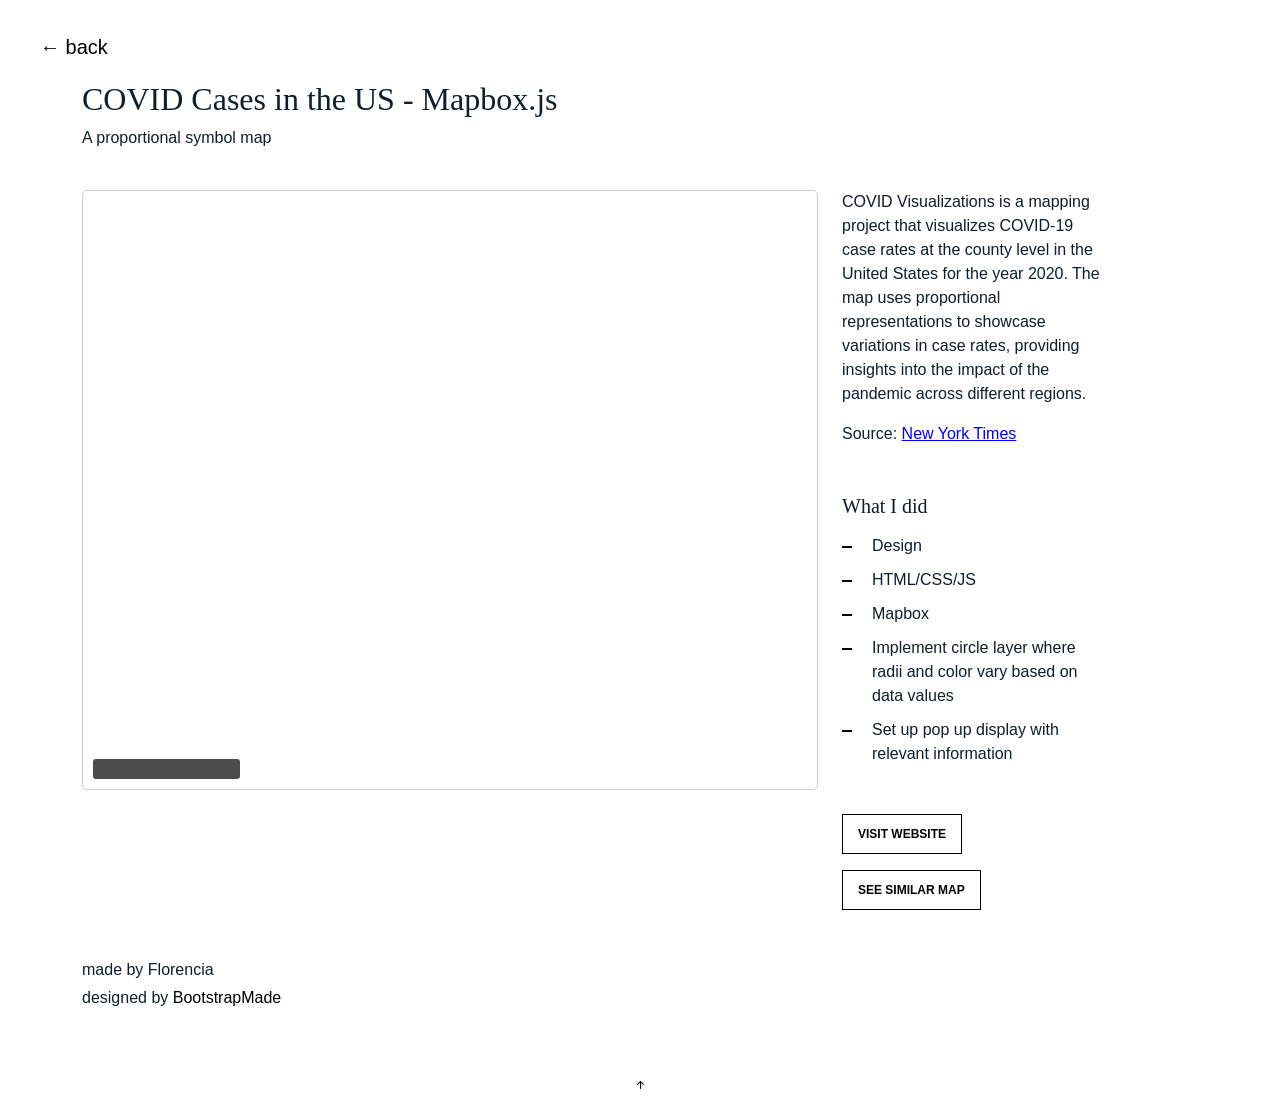
<file: covid.html>
<!DOCTYPE html>
<html lang="en">

<head>
  <meta charset="utf-8">
  <meta content="width=device-width, initial-scale=1.0" name="viewport">

  <title>covid - mapbox.js</title>
  <meta content="" name="description">
  <meta content="" name="keywords">

  <!-- Mapbox stuff -->
  <meta name="viewport" content="initial-scale=1,maximum-scale=1,user-scalable=no">
    <link href="https://fonts.googleapis.com/css2?family=Open+Sans&display=swap" rel="stylesheet">
    <link href="https://api.mapbox.com/mapbox-gl-js/v2.8.1/mapbox-gl.css" rel="stylesheet">
    <script src="https://api.mapbox.com/mapbox-gl-js/v2.8.1/mapbox-gl.js"></script>

  <!-- Favicons -->
  <link href="assets/img/favicon.png" rel="icon">
  <link href="assets/img/apple-touch-icon.png" rel="apple-touch-icon">

  <!-- Google Fonts -->
  <link href="https://fonts.googleapis.com/css?family=https://fonts.googleapis.com/css?family=Inconsolata:400,500,600,700|Raleway:400,400i,500,500i,600,600i,700,700i" rel="stylesheet">

  <!-- Vendor CSS Files -->
  <link href="assets/vendor/aos/aos.css" rel="stylesheet">
  <link href="assets/vendor/bootstrap/css/bootstrap.min.css" rel="stylesheet">
  <link href="assets/vendor/bootstrap-icons/bootstrap-icons.css" rel="stylesheet">
  <link href="assets/vendor/swiper/swiper-bundle.min.css" rel="stylesheet">

  <!-- Template Main CSS File -->
  <link href="assets/css/style.css" rel="stylesheet">

  <!-- Mapbox CSS -->
  <style>
    /* CSS styles for the Mapbox map */
    #map {
      width: 100%;
      height: 100%;
    }

    #legend {
      position: absolute;
      bottom: 10px; /* Adjust top position as needed */
      left: 10px; /* Adjust left position as needed */
      width: 20%;
      max-width: 150px; /* Adjust width as needed */
      background-color: rgba(0, 0, 0, 0.7);
      border-radius: 3px;
      padding: 10px;
      text-align: center;
      font-family: Arial, Helvetica, sans-serif;
      font-size: 10px;
      z-index: 1; /* Ensure legend appears above the map */
    }

    .break {
        position: relative;
        margin: 0px;
        padding: 0px;
    }

    .dot {
        display: inline-block;
        margin-top: 5px;
        border-radius: 50%;
        opacity: 0.6;
        margin-right: 5px;
    }

    .dot-label {
      vertical-align: middle;
    }

    a {
        color: black
    }

    #title {
        position: absolute;
        top: 0;
        left: 0;
        margin-top: 20px;
        margin-left: 20px;
        font-family: 'Open Sans', sans-serif;
        font-size: 25pt;
        color: white
    }

    #subtitle {
        position: absolute;
        top: 0;
        left: 0;
        margin-top: 70px;
        margin-left: 190px;
        font-family: 'Open Sans', sans-serif;
        font-size: 15pt;
        color: white
    }
    
</style>

  <!-- =======================================================
  * Template Name: MyPortfolio
  * Template URL: https://bootstrapmade.com/myportfolio-bootstrap-portfolio-website-template/
  * Updated: Mar 17 2024 with Bootstrap v5.3.3
  * Author: BootstrapMade.com
  * License: https://bootstrapmade.com/license/
  ======================================================== -->
</head>

<body>

  <!-- ======= Navbar ======= -->
  <div class="back-button">
    <a href="index.html">&#x2190; back</a>
  </div>


  <main id="main">

    <section class="section">
      <div class="container">
        <div class="row mb-4 align-items-center">
          <div class="col-md-6" data-aos="fade-up">
            <h2>COVID Cases in the US - Mapbox.js</h2>
            <p>A proportional symbol map</p>
          </div>
        </div>
      </div>

      <div class="site-section pb-0">
        <div class="container">
          <div class="row align-items-stretch">
            <div class="col-md-8" data-aos="fade-up">
              <div class="map-container">
                <!-- Mapbox -->
                <div id="map"></div>
                <div id="legend"></div>
                <script>
                  mapboxgl.accessToken =
                      'pk.eyJ1IjoiamFrb2J6aGFvIiwiYSI6ImNpcms2YWsyMzAwMmtmbG5icTFxZ3ZkdncifQ.P9MBej1xacybKcDN_jehvw';
                  let map = new mapboxgl.Map({
                      container: 'map', // container ID
                      style: 'mapbox://styles/mapbox/dark-v10',
                      zoom: 3.5, // starting zoom
                      minZoom: 2, // minimum zoom level of the map
                      center: [-98, 39] // starting center
                  });
                  const grades = [100, 5000, 15000, 20000, 30000, 50000];
                  const colors = [
                      'rgb(255, 255, 204)', // Light yellow
                      'rgb(255, 255, 102)', // Yellow
                      'rgb(255, 204, 51)', // Yellow-orange
                      'rgb(255, 153, 51)', // Orange
                      'rgb(255, 102, 0)', // Orange-red
                      'rgb(255, 51, 51)' // Red
                  ];
                  const radii = [1, 2, 6, 8, 12, 20];
              
                  // Set Albers projection
                  map.setProjection({
                      name: 'albers',
                      center: [-98, 39], // Center coordinates for your desired view
                      parallels: [29.5, 45] // Specify the parallels
                  });
              
                  //load data to the map as new layers.
                  //map.on('load', function loadingData() {
                  map.on('load', () => { //simplifying the function statement: arrow with brackets to define a function
                      // when loading a geojson, there are two steps
                      // add a source of the data and then add the layer out of the source
                      map.addSource('count', {
                          type: 'geojson',
                          data: 'assets/covidCounts.json'
                      });
                      map.addLayer({
                          'id': 'count-point',
                          'type': 'circle',
                          'source': 'count',
                          'paint': {
                              // increase the radii of the circle as the zoom level and dbh value increases
                              'circle-radius': {
                                  'property': 'cases',
                                  'stops': [
                                      [grades[0], radii[0]],
                                      [grades[1], radii[1]],
                                      [grades[2], radii[2]],
                                      [grades[3], radii[3]],
                                      [grades[4], radii[4]],
                                      [grades[5], radii[5]],
                                  ]
                              },
                              'circle-color': {
                                  'property': 'cases',
                                  'stops': [
                                      [grades[0], colors[0]],
                                      [grades[1], colors[1]],
                                      [grades[2], colors[2]],
                                      [grades[3], colors[3]],
                                      [grades[4], colors[4]],
                                      [grades[5], colors[5]]
                                  ]
                              },
                              'circle-stroke-color': 'white',
                              'circle-stroke-width': 0.3,
                              'circle-opacity': 0.6
                          }
                      });
                      // click on tree to view counts in a popup
                      map.on('click', 'count-point', (event) => {
                        const county = event.features[0].properties.county;
                        const cases = event.features[0].properties.cases;
                        new mapboxgl.Popup()
                            .setLngLat(event.features[0].geometry.coordinates)
                            .setHTML(`<strong>${county} County</strong><br>Cases: ${cases}`)
                            .addTo(map);
                    });
                  });
                  // create legend
                  const legend = document.getElementById('legend');
                  //set up legend grades and labels
                  var labels = ['<strong><span style="color: white;">Cases</span></strong>'],
                      vbreak;
                  //iterate through grades and create a scaled circle and label for each
                  for (var i = 0; i < grades.length; i++) {
                      vbreak = grades[i];
                      // you need to manually adjust the radius of each dot on the legend 
                      // in order to make sure the legend can be properly referred to the dot on the map.
                      dot_radii = 2 * radii[i];
                      labels.push(
                          '<p class="break"><i class="dot" style="background:' + colors[i] + '; width: ' + dot_radii +
                          'px; height: ' +
                          dot_radii + 'px; "></i> <span class="dot-label" style="top: ' + dot_radii / 2 + 'px; color: white;">' + vbreak +
                          '</span></p>');
                  }
                  legend.innerHTML = labels.join('');
              </script>
              
              </div>
            </div>
            <div class="col-md-3 ml-auto" data-aos="fade-up" data-aos-delay="100">
              <div class="sticky-content">
                <div class="mb-5">
                  <p>COVID Visualizations is a mapping project that visualizes COVID-19 case rates at the county level 
                    in the United States for the year 2020. The map uses proportional representations to showcase variations in case rates,
                     providing insights into the impact of the pandemic across different regions. </p>
                  <p>Source: <a href="https://github.com/nytimes/covid-19-data/blob/43d32dde2f87bd4dafbb7d23f5d9e878124018b8/live/us-counties.csv" target="_blank" style="color: blue; text-decoration: underline;">New York Times</a></p>

                </div>

                <h4 class="h3 mb-3">What I did</h4>
                <ul class="list-unstyled list-line mb-5">
                  <li>Design</li>
                  <li>HTML/CSS/JS</li>
                  <li>Mapbox</li>
                  <li>Implement circle layer where radii and color vary based on data values</li>
                  <li>Set up pop up display with relevant information</li>
                </ul>

                <p><a href="https://eazebra.github.io/COVID-Visualizations/map1/map1.html" class="readmore">visit website</a></p>
                <p><a href="https://eazebra.github.io/COVID-Visualizations/map2/map2.html" class="readmore">see similar map</a></p>
              </div>
            </div>
          </div>
        </div>
    </section>

  </main><!-- End #main -->

  <!-- ======= Footer ======= -->
  <footer class="footer" role="contentinfo">
    <div class="container">
      <div class="row">
        <div class="col-sm-6">
          <p class="mb-1">made by Florencia</p>
          <div class="credits">
            <!--
            All the links in the footer should remain intact.
            You can delete the links only if you purchased the pro version.
            Licensing information: https://bootstrapmade.com/license/
            Purchase the pro version with working PHP/AJAX contact form: https://bootstrapmade.com/buy/?theme=MyPortfolio
          -->
            designed by <a href="https://bootstrapmade.com/">BootstrapMade</a>
          </div>
        </div>
        <div class="col-sm-6 social text-md-end">
        </div>
      </div>
    </div>
  </footer>

  <a href="#" class="back-to-top d-flex align-items-center justify-content-center"><i class="bi bi-arrow-up-short"></i></a>

  <!-- Vendor JS Files -->
  <script src="assets/vendor/aos/aos.js"></script>
  <script src="assets/vendor/bootstrap/js/bootstrap.bundle.min.js"></script>
  <script src="assets/vendor/isotope-layout/isotope.pkgd.min.js"></script>
  <script src="assets/vendor/swiper/swiper-bundle.min.js"></script>
  <script src="assets/vendor/php-email-form/validate.js"></script>

  <!-- Template Main JS File -->
  <script src="assets/js/main.js"></script>

</body>

</html>
</file>
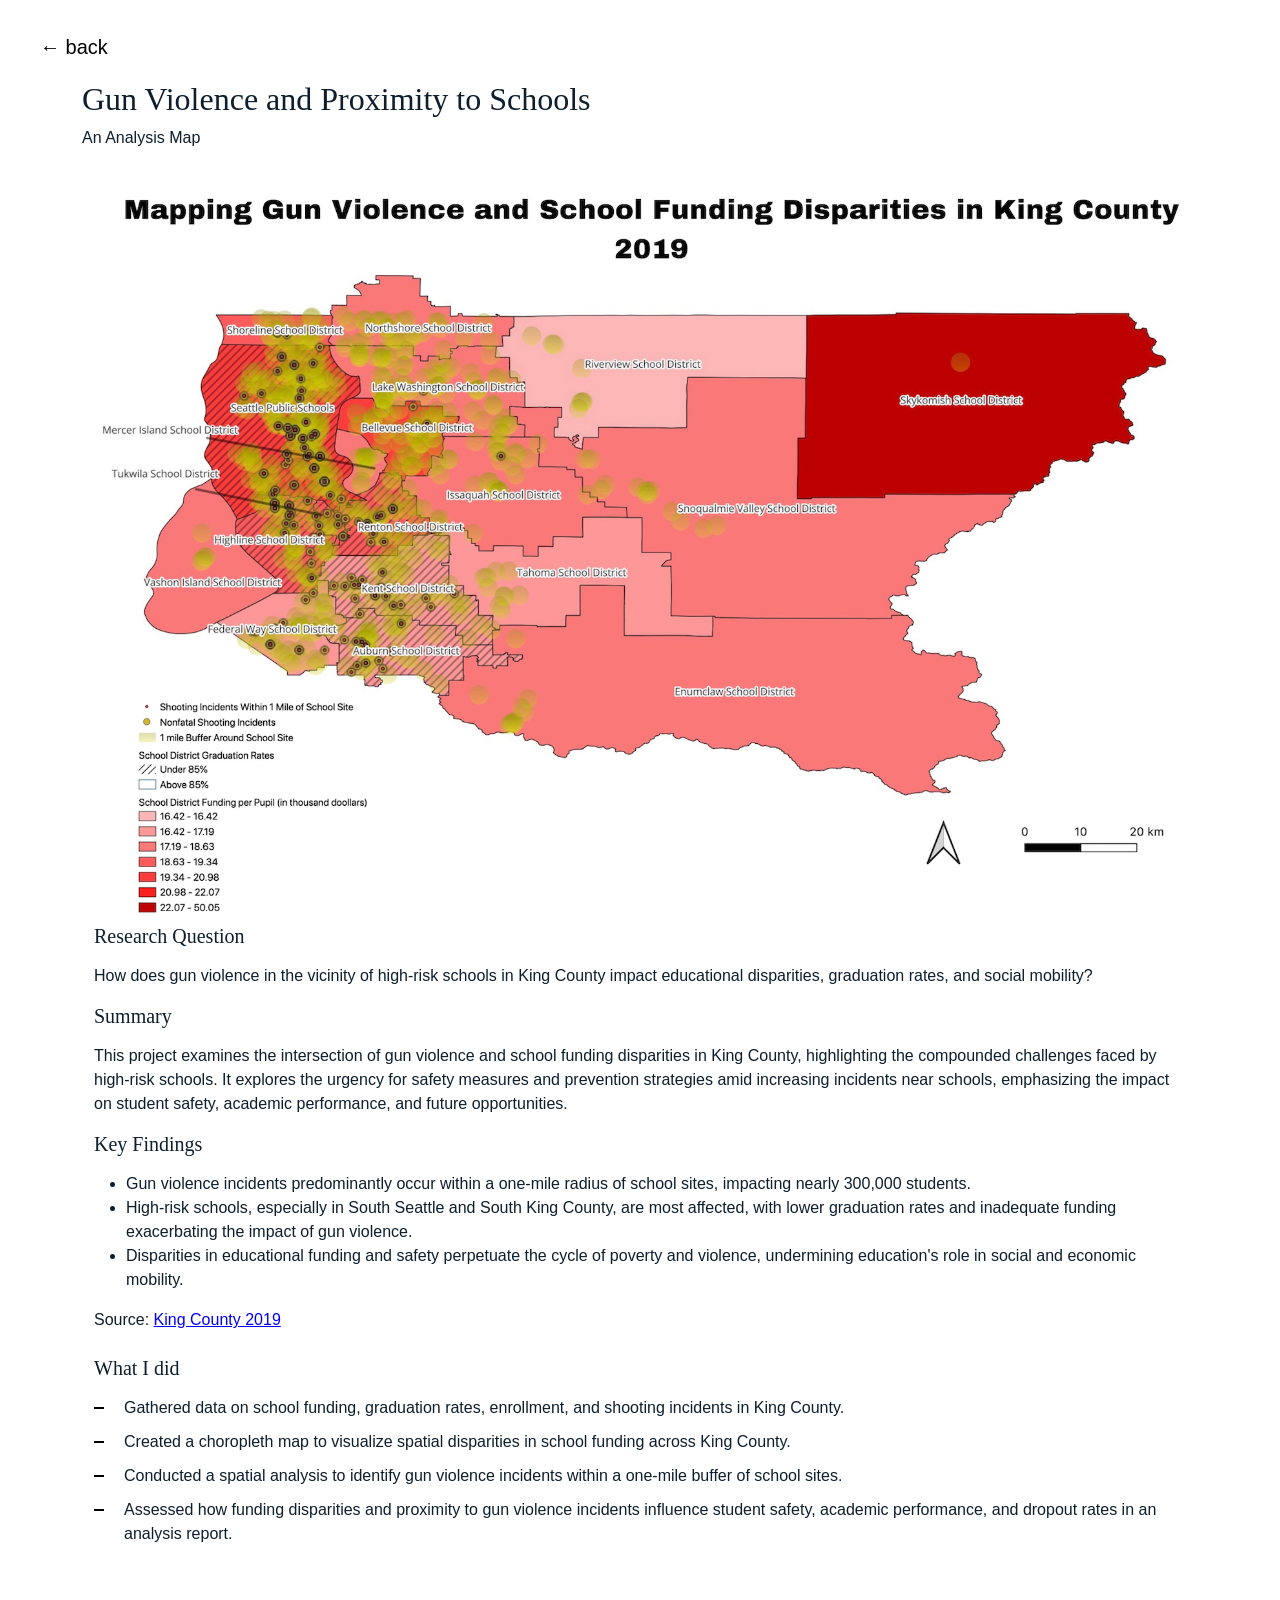
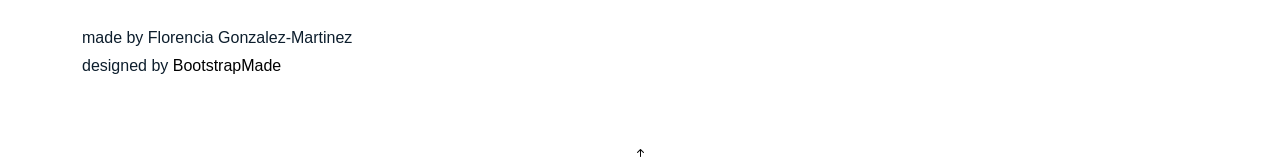
<file: gunv.html>
<!DOCTYPE html>
<html lang="en">

<head>
  <meta charset="utf-8">
  <meta content="width=device-width, initial-scale=1.0" name="viewport">

  <title>covid - mapbox.js</title>
  <meta content="" name="description">
  <meta content="" name="keywords">

  <!-- Mapbox stuff -->
  <meta name="viewport" content="initial-scale=1,maximum-scale=1,user-scalable=no">
    <link href="https://fonts.googleapis.com/css2?family=Open+Sans&display=swap" rel="stylesheet">
    <link href="https://api.mapbox.com/mapbox-gl-js/v2.8.1/mapbox-gl.css" rel="stylesheet">
    <script src="https://api.mapbox.com/mapbox-gl-js/v2.8.1/mapbox-gl.js"></script>

  <!-- Favicons -->
  <link href="assets/img/favicon.png" rel="icon">
  <link href="assets/img/apple-touch-icon.png" rel="apple-touch-icon">

  <!-- Google Fonts -->
  <link href="https://fonts.googleapis.com/css?family=https://fonts.googleapis.com/css?family=Inconsolata:400,500,600,700|Raleway:400,400i,500,500i,600,600i,700,700i" rel="stylesheet">

  <!-- Vendor CSS Files -->
  <link href="assets/vendor/aos/aos.css" rel="stylesheet">
  <link href="assets/vendor/bootstrap/css/bootstrap.min.css" rel="stylesheet">
  <link href="assets/vendor/bootstrap-icons/bootstrap-icons.css" rel="stylesheet">
  <link href="assets/vendor/swiper/swiper-bundle.min.css" rel="stylesheet">

  <!-- Template Main CSS File -->
  <link href="assets/css/style.css" rel="stylesheet">

  <!-- Mapbox CSS -->
  <style>
    /* CSS styles for the Mapbox map */
    #map {
      width: 100%;
      height: 100%;
    }

    #legend {
      position: absolute;
      bottom: 10px; /* Adjust top position as needed */
      left: 10px; /* Adjust left position as needed */
      width: 20%;
      max-width: 150px; /* Adjust width as needed */
      background-color: rgba(0, 0, 0, 0.7);
      border-radius: 3px;
      padding: 10px;
      text-align: center;
      font-family: Arial, Helvetica, sans-serif;
      font-size: 10px;
      z-index: 1; /* Ensure legend appears above the map */
    }

    .break {
        position: relative;
        margin: 0px;
        padding: 0px;
    }

    .dot {
        display: inline-block;
        margin-top: 5px;
        border-radius: 50%;
        opacity: 0.6;
        margin-right: 5px;
    }

    .dot-label {
      vertical-align: middle;
    }

    a {
        color: black
    }

    #title {
        position: absolute;
        top: 0;
        left: 0;
        margin-top: 20px;
        margin-left: 20px;
        font-family: 'Open Sans', sans-serif;
        font-size: 25pt;
        color: white
    }

    #subtitle {
        position: absolute;
        top: 0;
        left: 0;
        margin-top: 70px;
        margin-left: 190px;
        font-family: 'Open Sans', sans-serif;
        font-size: 15pt;
        color: white
    }
    
</style>

  <!-- =======================================================
  * Template Name: MyPortfolio
  * Template URL: https://bootstrapmade.com/myportfolio-bootstrap-portfolio-website-template/
  * Updated: Mar 17 2024 with Bootstrap v5.3.3
  * Author: BootstrapMade.com
  * License: https://bootstrapmade.com/license/
  ======================================================== -->
</head>

<body>

  <!-- ======= Navbar ======= -->
  <div class="back-button">
    <a href="index.html">&#x2190; back</a>
  </div>


  <main id="main">
    <section class="section">
        <div class="container">
            <div class="row mb-4 align-items-center">
                <div class="col-md-6" data-aos="fade-up">
                    <h2>Gun Violence and Proximity to Schools</h2>
                    <p>An Analysis Map</p>
                </div>
            </div>

            <div class="site-section pb-0">
                <div class="container">
                    <div class="row align-items-stretch">
                        <!-- Image container now takes full width -->
                        <div class="col-12" data-aos="fade-up" style="margin-top: -5px;">
                            <div class="image-container">
                                <img src="assets/img/gun-rect.png" alt="Descriptive Text for Image" style="width: 100%; height: auto;">
                            </div>
                        </div>
                        <!-- Text content now positioned under the image -->
                        <div class="col-12" data-aos="fade-up" data-aos-delay="100">
                            <div class="sticky-content">
                                <div class="mb-4">
                                    <h4 class="h3 mb-3">Research Question</h4>
                                    <p>How does gun violence in the vicinity of high-risk schools in King County impact educational disparities, graduation rates, and social mobility?</p>
                                    <h4 class="h3 mb-3">Summary</h4>
                                    <p>This project examines the intersection of gun violence and school funding disparities in King County, highlighting the compounded challenges faced by high-risk schools. It explores the urgency for safety measures and prevention strategies amid increasing incidents near schools, emphasizing the impact on student safety, academic performance, and future opportunities.</p>
                                    <h4 class="h3 mb-3">Key Findings</h4>
                                    <ul>
                                        <li>Gun violence incidents predominantly occur within a one-mile radius of school sites, impacting nearly 300,000 students.</li>
                                        <li>High-risk schools, especially in South Seattle and South King County, are most affected, with lower graduation rates and inadequate funding exacerbating the impact of gun violence.</li>
                                        <li>Disparities in educational funding and safety perpetuate the cycle of poverty and violence, undermining education's role in social and economic mobility.</li>
                                    </ul>
                                
                                    
                                    <p>Source: <a href="https://kingcounty.gov/~/media/depts/prosecutor/documents/2020/2019_Shots_Fired_Report.ashx?la=en" target="_blank" style="color: blue; text-decoration: underline;">King County 2019</a></p>
                                </div>
                        
                                <h4 class="h3 mb-3">What I did</h4>
                                <ul class="list-unstyled list-line mb-5">
                                    <li>Gathered data on school funding, graduation rates, enrollment, and shooting incidents in King County.</li>
                                    <li>Created a choropleth map to visualize spatial disparities in school funding across King County.</li>
                                    <li>Conducted a spatial analysis to identify gun violence incidents within a one-mile buffer of school sites.</li>
                                    <li>Assessed how funding disparities and proximity to gun violence incidents influence student safety, academic performance, and dropout rates in an analysis report.</li>
                                </ul>
                        

                            </div>
                        </div>
                        
                    </div>
                </div>
            </div>
            
        </div>
    </section>
</main>



  <!-- ======= Footer ======= -->
  <footer class="footer" role="contentinfo">
    <div class="container">
      <div class="row">
        <div class="col-sm-6">
          <p class="mb-1">made by Florencia Gonzalez-Martinez</p>
          <div class="credits">
            <!--
            All the links in the footer should remain intact.
            You can delete the links only if you purchased the pro version.
            Licensing information: https://bootstrapmade.com/license/
            Purchase the pro version with working PHP/AJAX contact form: https://bootstrapmade.com/buy/?theme=MyPortfolio
          -->
            designed by <a href="https://bootstrapmade.com/">BootstrapMade</a>
          </div>
        </div>
        <div class="col-sm-6 social text-md-end">
        </div>
      </div>
    </div>
  </footer>

  <a href="#" class="back-to-top d-flex align-items-center justify-content-center"><i class="bi bi-arrow-up-short"></i></a>

  <!-- Vendor JS Files -->
  <script src="assets/vendor/aos/aos.js"></script>
  <script src="assets/vendor/bootstrap/js/bootstrap.bundle.min.js"></script>
  <script src="assets/vendor/isotope-layout/isotope.pkgd.min.js"></script>
  <script src="assets/vendor/swiper/swiper-bundle.min.js"></script>
  <script src="assets/vendor/php-email-form/validate.js"></script>

  <!-- Template Main JS File -->
  <script src="assets/js/main.js"></script>

</body>

</html>
</file>
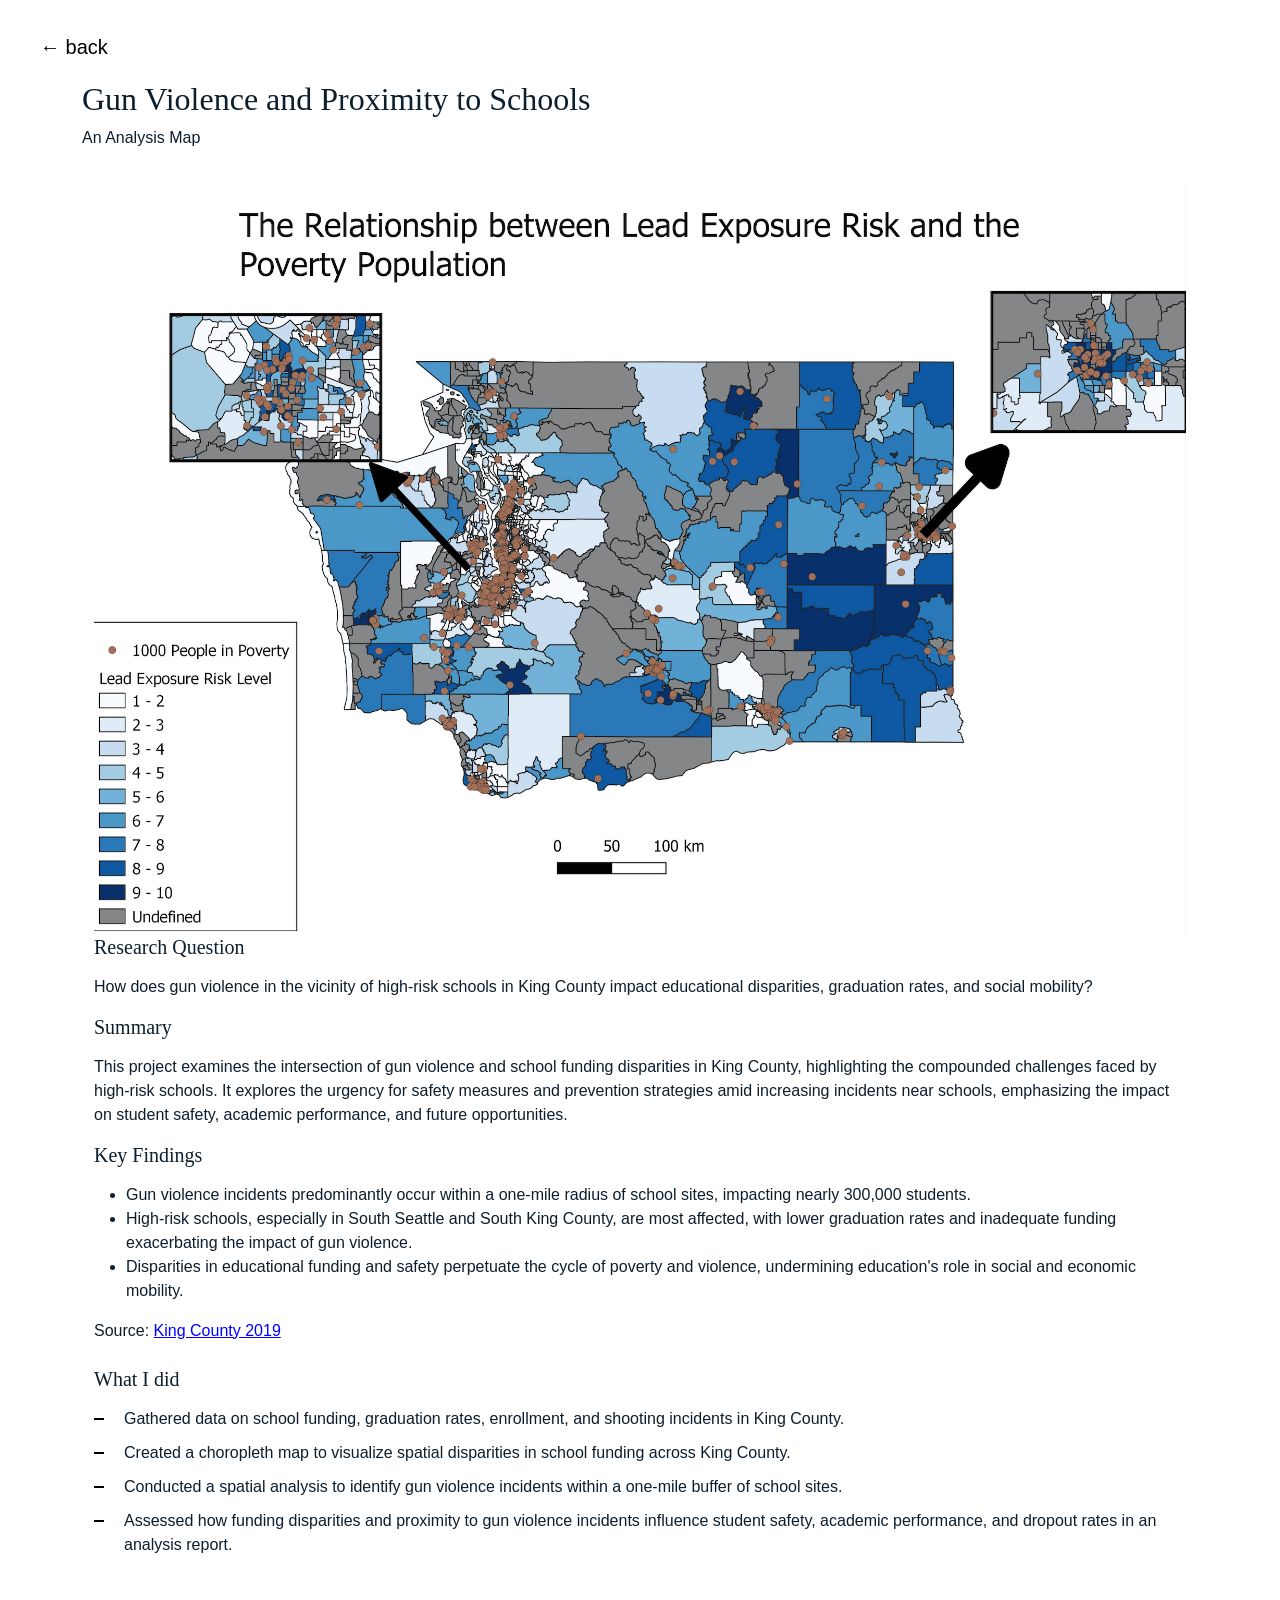
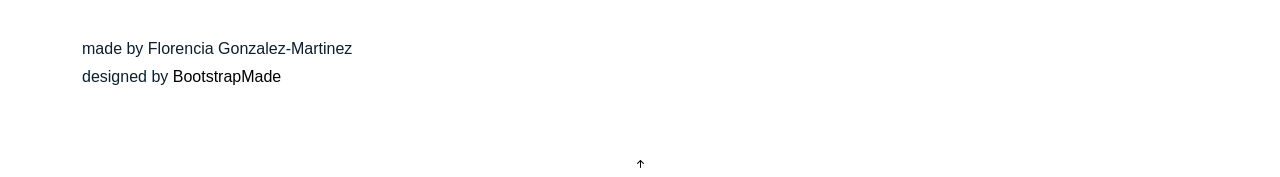
<file: lead.html>
<!DOCTYPE html>
<html lang="en">

<head>
  <meta charset="utf-8">
  <meta content="width=device-width, initial-scale=1.0" name="viewport">

  <title>covid - mapbox.js</title>
  <meta content="" name="description">
  <meta content="" name="keywords">

  <!-- Mapbox stuff -->
  <meta name="viewport" content="initial-scale=1,maximum-scale=1,user-scalable=no">
    <link href="https://fonts.googleapis.com/css2?family=Open+Sans&display=swap" rel="stylesheet">
    <link href="https://api.mapbox.com/mapbox-gl-js/v2.8.1/mapbox-gl.css" rel="stylesheet">
    <script src="https://api.mapbox.com/mapbox-gl-js/v2.8.1/mapbox-gl.js"></script>

  <!-- Favicons -->
  <link href="assets/img/favicon.png" rel="icon">
  <link href="assets/img/apple-touch-icon.png" rel="apple-touch-icon">

  <!-- Google Fonts -->
  <link href="https://fonts.googleapis.com/css?family=https://fonts.googleapis.com/css?family=Inconsolata:400,500,600,700|Raleway:400,400i,500,500i,600,600i,700,700i" rel="stylesheet">

  <!-- Vendor CSS Files -->
  <link href="assets/vendor/aos/aos.css" rel="stylesheet">
  <link href="assets/vendor/bootstrap/css/bootstrap.min.css" rel="stylesheet">
  <link href="assets/vendor/bootstrap-icons/bootstrap-icons.css" rel="stylesheet">
  <link href="assets/vendor/swiper/swiper-bundle.min.css" rel="stylesheet">

  <!-- Template Main CSS File -->
  <link href="assets/css/style.css" rel="stylesheet">

  <!-- Mapbox CSS -->
  <style>
    /* CSS styles for the Mapbox map */
    #map {
      width: 100%;
      height: 100%;
    }

    #legend {
      position: absolute;
      bottom: 10px; /* Adjust top position as needed */
      left: 10px; /* Adjust left position as needed */
      width: 20%;
      max-width: 150px; /* Adjust width as needed */
      background-color: rgba(0, 0, 0, 0.7);
      border-radius: 3px;
      padding: 10px;
      text-align: center;
      font-family: Arial, Helvetica, sans-serif;
      font-size: 10px;
      z-index: 1; /* Ensure legend appears above the map */
    }

    .break {
        position: relative;
        margin: 0px;
        padding: 0px;
    }

    .dot {
        display: inline-block;
        margin-top: 5px;
        border-radius: 50%;
        opacity: 0.6;
        margin-right: 5px;
    }

    .dot-label {
      vertical-align: middle;
    }

    a {
        color: black
    }

    #title {
        position: absolute;
        top: 0;
        left: 0;
        margin-top: 20px;
        margin-left: 20px;
        font-family: 'Open Sans', sans-serif;
        font-size: 25pt;
        color: white
    }

    #subtitle {
        position: absolute;
        top: 0;
        left: 0;
        margin-top: 70px;
        margin-left: 190px;
        font-family: 'Open Sans', sans-serif;
        font-size: 15pt;
        color: white
    }
    
</style>

  <!-- =======================================================
  * Template Name: MyPortfolio
  * Template URL: https://bootstrapmade.com/myportfolio-bootstrap-portfolio-website-template/
  * Updated: Mar 17 2024 with Bootstrap v5.3.3
  * Author: BootstrapMade.com
  * License: https://bootstrapmade.com/license/
  ======================================================== -->
</head>

<body>

  <!-- ======= Navbar ======= -->
  <div class="back-button">
    <a href="index.html">&#x2190; back</a>
  </div>


  <main id="main">
    <section class="section">
        <div class="container">
            <div class="row mb-4 align-items-center">
                <div class="col-md-6" data-aos="fade-up">
                    <h2>Gun Violence and Proximity to Schools</h2>
                    <p>An Analysis Map</p>
                </div>
            </div>

            <div class="site-section pb-0">
                <div class="container">
                    <div class="row align-items-stretch">
                        <!-- Image container now takes full width -->
                        <div class="col-12" data-aos="fade-up" style="margin-top: -5px;">
                            <div class="image-container">
                                <img src="assets/img/lead-rect.png" alt="Descriptive Text for Image" style="width: 100%; height: auto;">
                            </div>
                        </div>
                        <!-- Text content now positioned under the image -->
                        <div class="col-12" data-aos="fade-up" data-aos-delay="100">
                            <div class="sticky-content">
                                <div class="mb-4">
                                    <h4 class="h3 mb-3">Research Question</h4>
                                    <p>How does gun violence in the vicinity of high-risk schools in King County impact educational disparities, graduation rates, and social mobility?</p>
                                    <h4 class="h3 mb-3">Summary</h4>
                                    <p>This project examines the intersection of gun violence and school funding disparities in King County, highlighting the compounded challenges faced by high-risk schools. It explores the urgency for safety measures and prevention strategies amid increasing incidents near schools, emphasizing the impact on student safety, academic performance, and future opportunities.</p>
                                    <h4 class="h3 mb-3">Key Findings</h4>
                                    <ul>
                                        <li>Gun violence incidents predominantly occur within a one-mile radius of school sites, impacting nearly 300,000 students.</li>
                                        <li>High-risk schools, especially in South Seattle and South King County, are most affected, with lower graduation rates and inadequate funding exacerbating the impact of gun violence.</li>
                                        <li>Disparities in educational funding and safety perpetuate the cycle of poverty and violence, undermining education's role in social and economic mobility.</li>
                                    </ul>
                                
                                    
                                    <p>Source: <a href="https://kingcounty.gov/~/media/depts/prosecutor/documents/2020/2019_Shots_Fired_Report.ashx?la=en" target="_blank" style="color: blue; text-decoration: underline;">King County 2019</a></p>
                                </div>
                        
                                <h4 class="h3 mb-3">What I did</h4>
                                <ul class="list-unstyled list-line mb-5">
                                    <li>Gathered data on school funding, graduation rates, enrollment, and shooting incidents in King County.</li>
                                    <li>Created a choropleth map to visualize spatial disparities in school funding across King County.</li>
                                    <li>Conducted a spatial analysis to identify gun violence incidents within a one-mile buffer of school sites.</li>
                                    <li>Assessed how funding disparities and proximity to gun violence incidents influence student safety, academic performance, and dropout rates in an analysis report.</li>
                                </ul>
                        

                            </div>
                        </div>
                        
                    </div>
                </div>
            </div>
            
        </div>
    </section>
</main>



  <!-- ======= Footer ======= -->
  <footer class="footer" role="contentinfo">
    <div class="container">
      <div class="row">
        <div class="col-sm-6">
          <p class="mb-1">made by Florencia Gonzalez-Martinez</p>
          <div class="credits">
            <!--
            All the links in the footer should remain intact.
            You can delete the links only if you purchased the pro version.
            Licensing information: https://bootstrapmade.com/license/
            Purchase the pro version with working PHP/AJAX contact form: https://bootstrapmade.com/buy/?theme=MyPortfolio
          -->
            designed by <a href="https://bootstrapmade.com/">BootstrapMade</a>
          </div>
        </div>
        <div class="col-sm-6 social text-md-end">
        </div>
      </div>
    </div>
  </footer>

  <a href="#" class="back-to-top d-flex align-items-center justify-content-center"><i class="bi bi-arrow-up-short"></i></a>

  <!-- Vendor JS Files -->
  <script src="assets/vendor/aos/aos.js"></script>
  <script src="assets/vendor/bootstrap/js/bootstrap.bundle.min.js"></script>
  <script src="assets/vendor/isotope-layout/isotope.pkgd.min.js"></script>
  <script src="assets/vendor/swiper/swiper-bundle.min.js"></script>
  <script src="assets/vendor/php-email-form/validate.js"></script>

  <!-- Template Main JS File -->
  <script src="assets/js/main.js"></script>

</body>

</html>
</file>
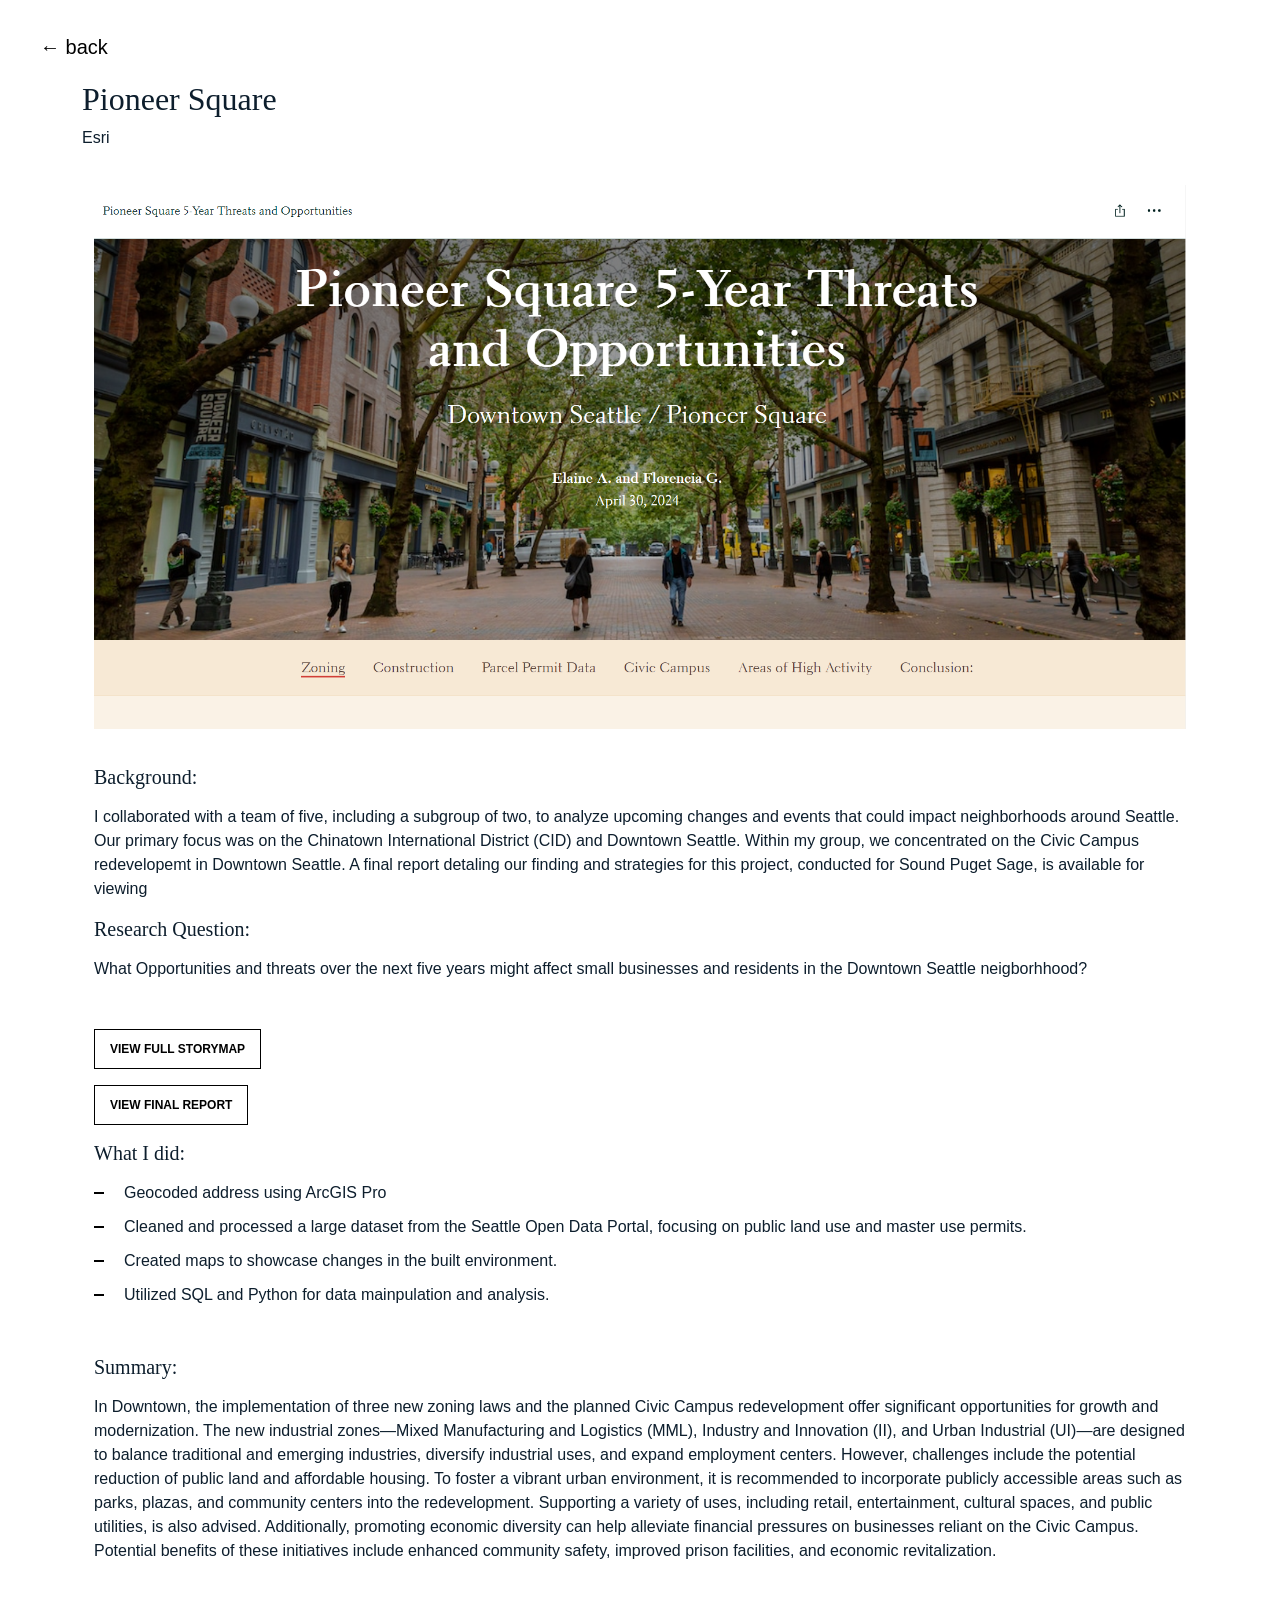
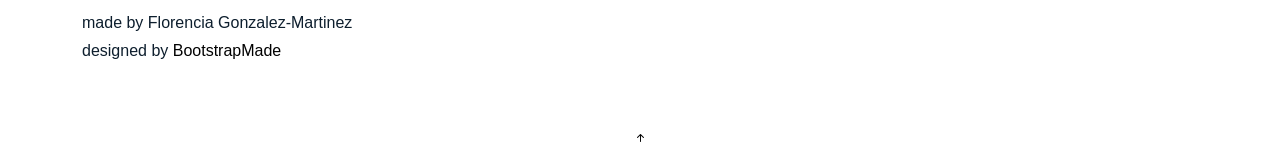
<file: sky.html>
<!DOCTYPE html>
<html lang="en">

<head>
  <meta charset="utf-8">
  <meta content="width=device-width, initial-scale=1.0" name="viewport">

  <title>Colors - Python</title>
  <meta content="" name="description">
  <meta content="" name="keywords">

  <!-- Mapbox stuff -->
  <meta name="viewport" content="initial-scale=1,maximum-scale=1,user-scalable=no">
    <link href="https://fonts.googleapis.com/css2?family=Open+Sans&display=swap" rel="stylesheet">
    <link href="https://api.mapbox.com/mapbox-gl-js/v2.8.1/mapbox-gl.css" rel="stylesheet">
    <script src="https://api.mapbox.com/mapbox-gl-js/v2.8.1/mapbox-gl.js"></script>

  <!-- Favicons -->
  <link href="assets/img/favicon.png" rel="icon">
  <link href="assets/img/apple-touch-icon.png" rel="apple-touch-icon">

  <!-- Google Fonts -->
  <link href="https://fonts.googleapis.com/css?family=https://fonts.googleapis.com/css?family=Inconsolata:400,500,600,700|Raleway:400,400i,500,500i,600,600i,700,700i" rel="stylesheet">

  <!-- Vendor CSS Files -->
  <link href="assets/vendor/aos/aos.css" rel="stylesheet">
  <link href="assets/vendor/bootstrap/css/bootstrap.min.css" rel="stylesheet">
  <link href="assets/vendor/bootstrap-icons/bootstrap-icons.css" rel="stylesheet">
  <link href="assets/vendor/swiper/swiper-bundle.min.css" rel="stylesheet">

  <!-- Template Main CSS File -->
  <link href="assets/css/style.css" rel="stylesheet">

  <!-- Mapbox CSS -->
  <style>
    /* CSS styles for the Mapbox map */
    #map {
      width: 100%;
      height: 100%;
    }

    #legend {
      position: absolute;
      bottom: 10px; /* Adjust top position as needed */
      left: 10px; /* Adjust left position as needed */
      width: 20%;
      max-width: 150px; /* Adjust width as needed */
      background-color: rgba(0, 0, 0, 0.7);
      border-radius: 3px;
      padding: 10px;
      text-align: center;
      font-family: Arial, Helvetica, sans-serif;
      font-size: 10px;
      z-index: 1; /* Ensure legend appears above the map */
    }

    .break {
        position: relative;
        margin: 0px;
        padding: 0px;
    }

    .dot {
        display: inline-block;
        margin-top: 5px;
        border-radius: 50%;
        opacity: 0.6;
        margin-right: 5px;
    }

    .dot-label {
      vertical-align: middle;
    }

    a {
        color: black
    }

    #title {
        position: absolute;
        top: 0;
        left: 0;
        margin-top: 20px;
        margin-left: 20px;
        font-family: 'Open Sans', sans-serif;
        font-size: 25pt;
        color: white
    }

    #subtitle {
        position: absolute;
        top: 0;
        left: 0;
        margin-top: 70px;
        margin-left: 190px;
        font-family: 'Open Sans', sans-serif;
        font-size: 15pt;
        color: white
    }
    .image-container img {
      width: 100%;
      height: auto;
    }

    .content-container {
      margin-top: 20px;
    }
</style>

  <!-- =======================================================
  * Template Name: MyPortfolio
  * Template URL: https://bootstrapmade.com/myportfolio-bootstrap-portfolio-website-template/
  * Updated: Mar 17 2024 with Bootstrap v5.3.3
  * Author: BootstrapMade.com
  * License: https://bootstrapmade.com/license/
  ======================================================== -->
</head>

<body>

  <!-- ======= Navbar ======= -->
  <div class="back-button">
    <a href="index.html">&#x2190; back</a>
  </div>


  <main id="main">
    <section class="section">
        <div class="container">
            <div class="row mb-4 align-items-center">
                <div class="col-md-6" data-aos="fade-up">
                    <h2> Pioneer Square</h2>
                    <p> Esri</p>
                </div>
            </div>

            <div class="site-section pb-0">
                <div class="container">
                    <div class="row">
                        <!-- Image container now takes full width -->
                        <div class="col-12" data-aos="fade-up" style="margin-top: -5px;">
                            <div class="image-container">
                                <img src="assets/img/pioneer.png" alt="Descriptive Text for Image">
                            </div>
                        </div>
                        <!-- Text content now positioned under the image -->
                        <div class="col-12 content-container" data-aos="fade-up" data-aos-delay="100">
                            <div class="sticky-content">
                              <div class="mb-5">
                                <p> <h4 class="h3 mb-3">Background: </h4> </p>
                                <p>I collaborated with a team of five, including a subgroup of two, to 
                                  analyze upcoming changes and events that could impact neighborhoods around
                                  Seattle. Our primary focus was on the Chinatown International District (CID)
                                  and Downtown Seattle. Within my group, we concentrated on the Civic Campus
                                  redevelopemt in Downtown Seattle. A final report detaling our finding and
                                  strategies for this project, conducted for Sound Puget Sage, is available
                                  for viewing</p>
                                <p> <h4 class="h3 mb-3">Research Question:</h4> </p>
                                <p> What Opportunities and threats over the next five years 
                                  might affect small businesses and residents in the Downtown
                                  Seattle neigborhhood?
                                </p>
                              </div>
                                <p><a href="https://arcg.is/1iTyeT1" class="readmore">View Full StoryMap</a></p>
                                <p><a href="https://docs.google.com/document/d/1v0DY4FKT9gpP3DLw4z9xecc68p7tdMlTjLypoD-rW_8/edit?usp=sharing" class="readmore">View Final Report</a></p>

                              <h4 class="h3 mb-3">What I did:</h4>
                              <ul class="list-unstyled list-line mb-5">
                                <li>Geocoded address using ArcGIS Pro</li>
                                <li>Cleaned and processed a large dataset from the Seattle Open Data Portal, focusing on public land use and master use permits.</li>
                                <li>Created maps to showcase changes in the built environment.</li>
                                <li>Utilized SQL and Python for data mainpulation and analysis.</li>
                              </ul>
                              <p> <h4 class="h3 mb-3">Summary:</h4> </p>
                              <p>In Downtown, the implementation of three new zoning laws and the planned Civic Campus redevelopment offer significant opportunities for growth and modernization. 
                                The new industrial zones—Mixed Manufacturing and Logistics (MML), Industry and Innovation (II), and Urban Industrial (UI)—are designed to balance traditional and 
                                emerging industries, diversify industrial uses, and expand employment centers. However, challenges include the potential reduction of public land and affordable housing.
                                To foster a vibrant urban environment, it is recommended to incorporate publicly accessible areas such as parks, plazas, and community centers into the redevelopment. 
                                Supporting a variety of uses, including retail, entertainment, cultural spaces, and public utilities, is also advised. Additionally, promoting economic diversity can 
                                help alleviate financial pressures on businesses reliant on the Civic Campus. Potential benefits of these initiatives include enhanced community safety, improved prison 
                                facilities, and economic revitalization.</p>
                            </div>
                          </div>
                        
                    </div>
                </div>
            </div>
            
        </div>
    </section>
</main>



  <!-- ======= Footer ======= -->
  <footer class="footer" role="contentinfo">
    <div class="container">
      <div class="row">
        <div class="col-sm-6">
          <p class="mb-1">made by Florencia Gonzalez-Martinez</p>
          <div class="credits">
            <!--
            All the links in the footer should remain intact.
            You can delete the links only if you purchased the pro version.
            Licensing information: https://bootstrapmade.com/license/
            Purchase the pro version with working PHP/AJAX contact form: https://bootstrapmade.com/buy/?theme=MyPortfolio
          -->
            designed by <a href="https://bootstrapmade.com/">BootstrapMade</a>
          </div>
        </div>
        <div class="col-sm-6 social text-md-end">
        </div>
      </div>
    </div>
  </footer>

  <a href="#" class="back-to-top d-flex align-items-center justify-content-center"><i class="bi bi-arrow-up-short"></i></a>

  <!-- Vendor JS Files -->
  <script src="assets/vendor/aos/aos.js"></script>
  <script src="assets/vendor/bootstrap/js/bootstrap.bundle.min.js"></script>
  <script src="assets/vendor/isotope-layout/isotope.pkgd.min.js"></script>
  <script src="assets/vendor/swiper/swiper-bundle.min.js"></script>
  <script src="assets/vendor/php-email-form/validate.js"></script>

  <!-- Template Main JS File -->
  <script src="assets/js/main.js"></script>

</body>

</html>
</file>
<file: assets/css/style.css>
/**
* Template Name: MyPortfolio
* Template URL: https://bootstrapmade.com/myportfolio-bootstrap-portfolio-website-template/
* Updated: Mar 17 2024 with Bootstrap v5.3.3
* Author: BootstrapMade.com
* License: https://bootstrapmade.com/license/
*/

/*--------------------------------------------------------------
# General
--------------------------------------------------------------*/
body {
  font-family: "DM Sans", sans-serif;
  color: #0d1e2d;
}

a {
  color: #777;
  text-decoration: none;
}

a:hover {
  color: #000;
}

h1,
h2,
h3,
h4,
h5,
h6,
.font-heading {
  font-family: "DM Serif Display", serif;
}

.section {
  padding-top: 5rem; 
  padding-bottom: 2rem;
}
.section2 {
  padding-top: 0.1rem; 
  padding-bottom: 7rem;
}
.section3 {
  padding-top: 0.1rem; 
  padding-bottom: 1rem;
}

.filters a {
  text-decoration: none;
  color: #000;
  display: inline-block;
  padding-left: 10px;
  padding-right: 10px;
  position: relative;
}

.filters a:hover,
.filters a:focus,
.filters a:active {
  text-decoration: none;
}

.filters a:hover:before {
  content: "";
  position: absolute;
  left: 10px;
  right: 10px;
  bottom: 0;
  height: 1px;
  background-color: #000;
}

.filters a.active {
  color: #000;
}

.filters a.active:before {
  content: "";
  position: absolute;
  left: 10px;
  right: 10px;
  bottom: 0;
  height: 1px;
  background-color: #000;
}

.item {
  border: none;
  margin-bottom: 30px;
}

.item .item-wrap {
  display: block;
  position: relative;
  overflow: hidden;
}

.item .item-wrap:after {
  z-index: 2;
  position: absolute;
  content: "";
  top: 0;
  left: 0;
  right: 0;
  bottom: 0;
  background: rgba(0, 0, 0, 0.4);
  visibility: hidden;
  opacity: 0;
  transition: 0.3s all ease-in-out;
}

.item .item-wrap img {
  transition: 0.3s transform ease;
  transform: scale(1);
}

.item .item-wrap>.work-info {
  position: absolute;
  top: 50%;
  width: 100%;
  text-align: center;
  z-index: 3;
  transform: translateY(-50%);
  color: #fff;
  opacity: 0;
  visibility: hidden;
  margin-top: 20px;
  transition: 0.3s all ease;
}

.item .item-wrap>.work-info h3 {
  font-size: 20px;
  margin-bottom: 0;
}

.item .item-wrap>.work-info span {
  font-size: 14px;
  text-transform: uppercase;
  letter-spacing: 0.2rem;
}

.item .item-wrap:hover {
  text-decoration: none;
}

.item .item-wrap:hover img {
  transform: scale(1.05);
}

.item .item-wrap:hover:after {
  opacity: 1;
  visibility: visible;
}

.item .item-wrap:hover .work-info {
  margin-top: 0px;
  opacity: 1;
  visibility: visible;
}

.testimonial-wrap {
  padding: 50px 50px 80px 50px;
  background: #eceff2;
}

.testimonial-wrap .testimonial {
  text-align: center;
  max-width: 500px;
  margin: 0 auto;
}

.testimonial-wrap .testimonial img {
  border-radius: 50%;
  width: 120px;
  margin: 0 auto 30px auto;
}

.testimonial-wrap .testimonial blockquote p {
  font-size: 20px;
}

.h3 {
  font-size: 20px;
}

.h4 {
  font-size: 16px;
}

.heading {
  font-size: 28px;
}

.readmore {
  display: inline-block;
  border: 1px solid #000;
  padding: 10px 15px;
  font-size: 12px;
  text-transform: uppercase;
  color: #000;
  transition: 0.2s all ease;
  font-weight: 700;
}

.readmore:active,
.readmore:focus,
.readmore:hover {
  outline: none;
}

.readmore:hover {
  color: #fff;
  text-decoration: none;
  background: #000;
}

.testimonials-slider .swiper-pagination {
  margin-top: -60px;
  position: relative;
}

.testimonials-slider .swiper-pagination .swiper-pagination-bullet {
  width: 12px;
  height: 12px;
  background-color: rgba(13, 30, 45, 0.3);
  opacity: 1;
}

.testimonials-slider .swiper-pagination .swiper-pagination-bullet-active {
  background-color: rgba(13, 30, 45, 0.6);
}

.sticky-content {
  position: sticky;
  position: -webkit-sticky;
  top: 0;
  /* required */
}

.list-line li {
  margin-bottom: 10px;
  position: relative;
  padding-left: 30px;
}

.list-line li:before {
  content: "";
  position: absolute;
  left: 0;
  top: 0.7rem;
  width: 10px;
  height: 2px;
  background: #000;
}

.form-control {
  border-radius: 0;
  background: #f8f9fa;
  border: 1px solid transparent;
  padding-top: 10px !important;
  padding-bottom: 10px !important;
}

.form-control:active,
.form-control:focus {
  background: #eff1f4;
  outline: none;
  box-shadow: none;
  border: 1px solid transparent;
}

.custom-progress {
  height: 7px;
  border-radius: 0;
}

.custom-progress .progress-bar {
  background: #000;
}

/* Services */
.services i {
  font-size: 40px;
}

.services h4 {
  padding-top: 10px;
}

.left-aligned-section {
  margin-left: 0;
  padding-left: 15px; /* or adjust based on your design needs */
}



/* Contact Form */
.php-email-form .error-message {
  display: none;
  color: #fff;
  background: #ed3c0d;
  text-align: left;
  padding: 15px;
  font-weight: 600;
}

.php-email-form .error-message br+br {
  margin-top: 25px;
}

.php-email-form .sent-message {
  display: none;
  color: #fff;
  background: #18d26e;
  text-align: center;
  padding: 15px;
  font-weight: 600;
}

.php-email-form .loading {
  display: none;
  background: #fff;
  text-align: center;
  padding: 15px;
}

.php-email-form .loading:before {
  content: "";
  display: inline-block;
  border-radius: 50%;
  width: 24px;
  height: 24px;
  margin: 0 10px -6px 0;
  border: 3px solid #18d26e;
  border-top-color: #eee;
  animation: animate-loading 1s linear infinite;
}

@keyframes animate-loading {
  0% {
    transform: rotate(0deg);
  }

  100% {
    transform: rotate(360deg);
  }
}

.connect-section {
  text-align: center;
  padding: 40px 0;
}

.icon-container {
  display: flex;
  justify-content: center;
  gap: 20px; /* Adjusts the space between icons */
}

.connect-icon {
  color: #333; /* Icon color */
  font-size: 24px; /* Icon size */
  transition: color 0.3s;
}

.connect-icon:hover {
  color: #007bff; /* Icon hover color */
}

.connect-info i {
  color: #333; /* Icon color */
  font-size: 24px; /* Icon size */
}

.connect-info p {
  display: inline-block;
  margin-left: 10px;
  vertical-align: middle;
}


/*--------------------------------------------------------------
# Header
--------------------------------------------------------------*/
/* Smooth scrolling behavior */
html {
  scroll-behavior: smooth;
}

.navbar {
  display: flex;
  justify-content: center; /* Align items evenly along the main axis */
  position: fixed;
  top: 0;
  width: 100%;
  background-color: #fff; /* Add background color as needed */
  z-index: 1000; /* Set a high z-index to ensure the navbar stays on top */
}

.navbar a {
  text-decoration: none;
  color: #333; /* Adjust link color as needed */
  padding: 10px 20px; /* Adjust padding as needed */
  margin: 0 10px;
}

.back-button {
  position: fixed; /* Fix the button's position */
  top: 20px; /* Adjust the top distance from the top of the viewport */
  left: 20px; /* Adjust the left distance from the left of the viewport */
  padding: 12px 20px; /* Increase padding for larger button */
  font-size: 20px; /* Increase font size for larger button */
  color: #333; /* Example text color */
  border-radius: 5px; /* Example border radius */
  background-color: #ffffff; /* Example background color */
  z-index: 1000; /* Ensure it's above other content */
  text-decoration: none;
  display: inline-block; /* Ensures it behaves as a block element */
  transition: none; /* Remove transition effect */
}

.back-button:hover {
  color: #333; /* Example text color */
  background-color: #ffffff; /* Example background color */
}






/* Burger */
.burger {
  width: 28px;
  height: 32px;
  cursor: pointer;
  position: relative;
}

.burger:before,
.burger span,
.burger:after {
  width: 100%;
  height: 2px;
  display: block;
  background: #000;
  border-radius: 2px;
  position: absolute;
  opacity: 1;
}

.burger:before,
.burger:after {
  transition: top 0.35s cubic-bezier(0.23, 1, 0.32, 1), transform 0.35s cubic-bezier(0.23, 1, 0.32, 1), opacity 0.35s cubic-bezier(0.23, 1, 0.32, 1), background-color 1.15s cubic-bezier(0.86, 0, 0.07, 1);
  -webkit-transition: top 0.35s cubic-bezier(0.23, 1, 0.32, 1), -webkit-transform 0.35s cubic-bezier(0.23, 1, 0.32, 1), opacity 0.35s cubic-bezier(0.23, 1, 0.32, 1), background-color 1.15s cubic-bezier(0.86, 0, 0.07, 1);
  content: "";
}

.burger:before {
  top: 4px;
}

.burger span {
  top: 15px;
}

.burger:after {
  top: 26px;
}

/* Hover */
.burger:hover:before {
  top: 7px;
}

.burger:hover:after {
  top: 23px;
}

/* Click */
.burger.active span {
  opacity: 0;
}

.burger.active:before,
.burger.active:after {
  top: 40%;
}

.burger.active:before {
  transform: rotate(45deg);
}

.burger.active:after {
  transform: rotate(-45deg);
}

.burger:focus {
  outline: none;
}

/*--------------------------------------------------------------
# map
--------------------------------------------------------------*/

.map-container {
  position: relative;
  width: 100%; /* Adjust the width as needed */
  height: 600px; /* Adjust the height as needed */
  border: 1px solid #ccc; /* Add border for the box */
  border-radius: 5px; /* Add border radius for rounded corners */
  margin-bottom: 20px; /* Add margin bottom for space between map and other content */
  overflow: hidden; /* Ensure the legend doesn't overflow the container */
  
}


/*--------------------------------------------------------------
# Footer
--------------------------------------------------------------*/
.footer {
  padding: 0 0 4rem 0;
}

.footer a {
  color: #000;
}

.social a {
  display: inline-block;
  width: 50px;
  height: 50px;
  border-radius: 50%;
  background: #f8f9fa;
  position: relative;
  text-align: center;
  color: #0d1e2d;
}

.social a span {
  display: inline-block;
  left: 50%;
  position: absolute;
  top: 50%;
  transform: translate(-50%, -50%);
}

.social a:hover {
  color: #000;
}
</file>
